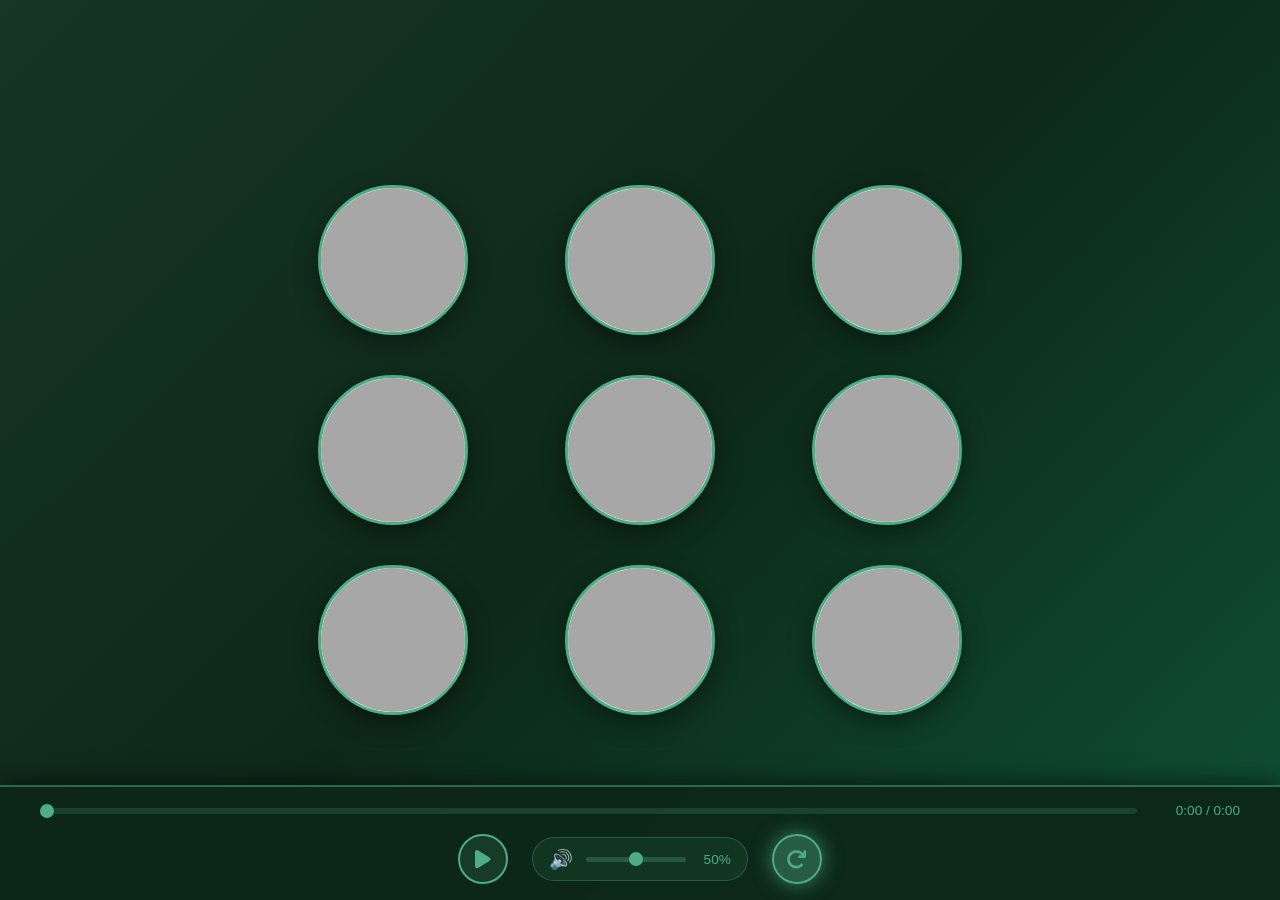
<file: index.html>
<!DOCTYPE html>
<html lang="en">
<head>
    <meta charset="UTF-8">
    <meta name="viewport" content="width=device-width, initial-scale=1.0">
    <title>CalmMe - Meditation Guide</title>
    <link rel="stylesheet" href="styles.css">
    <!-- Font Awesome for Icons -->
    <link rel="stylesheet" href="https://cdnjs.cloudflare.com/ajax/libs/font-awesome/6.4.0/css/all.min.css">
</head>
<body>
    <!-- Jungle Rainforest Background -->
    <div class="background"></div>

    <!-- Main Content -->
    <main class="main-content">
        <div class="meditation-grid">
            <!-- Card 1: Mindfulness -->
            <div class="meditation-card">
                <button class="circular-btn" style="background-image: url('https://images.unsplash.com/photo-1506126613408-eca07ce68773?w=400&fit=crop');">
                    <span class="card-label">Mindfulness</span>
                </button>
            </div>

            <!-- Card 2: Breathing -->
            <div class="meditation-card">
                <button class="circular-btn" style="background-image: url('https://images.unsplash.com/photo-1506126613408-eca07ce68773?w=400&fit=crop');">
                    <span class="card-label">Breathing</span>
                </button>
            </div>

            <!-- Card 3: Relaxation -->
            <div class="meditation-card">
                <button class="circular-btn" style="background-image: url('https://images.unsplash.com/photo-1551431009-381d36ac3a14?w=400&fit=crop');">
                    <span class="card-label">Relaxation</span>
                </button>
            </div>

            <!-- Card 4: Sleep -->
            <div class="meditation-card">
                <button class="circular-btn" style="background-image: url('https://images.unsplash.com/photo-1495019687602-3b29c1269f5f?w=400&fit=crop');">
                    <span class="card-label">Sleep</span>
                </button>
            </div>

            <!-- Card 5: Focus -->
            <div class="meditation-card">
                <button class="circular-btn" style="background-image: url('https://images.unsplash.com/photo-1518894917744-24629b814dae?w=400&fit=crop');">
                    <span class="card-label">Focus</span>
                </button>
            </div>

            <!-- Card 6: Gratitude -->
            <div class="meditation-card">
                <button class="circular-btn" style="background-image: url('https://images.unsplash.com/photo-1494759807633-55876021852c?w=400&fit=crop');">
                    <span class="card-label">Gratitude</span>
                </button>
            </div>

            <!-- Card 7: Energy -->
            <div class="meditation-card">
                <button class="circular-btn" style="background-image: url('https://images.unsplash.com/photo-1506126613408-eca07ce68773?w=400&fit=crop');">
                    <span class="card-label">Energy</span>
                </button>
            </div>

            <!-- Card 8: Healing -->
            <div class="meditation-card">
                <button class="circular-btn" style="background-image: url('https://images.unsplash.com/photo-1551431009-381d36ac3a14?w=400&fit=crop');">
                    <span class="card-label">Healing</span>
                </button>
            </div>

            <!-- Card 9: Anxiety -->
            <div class="meditation-card">
                <button class="circular-btn" style="background-image: url('https://images.unsplash.com/photo-1495019687602-3b29c1269f5f?w=400&fit=crop');">
                    <span class="card-label">Anxiety</span>
                </button>
            </div>
        </div>
    </main>

    <!-- Audio Player - Bottom -->
    <footer class="audio-player">
        <div class="player-container">
            <!-- Progress Bar -->
            <div class="progress-container">
                <input type="range" id="progressSlider" class="progress-slider" min="0" max="100" value="0">
                <span id="timeDisplay" class="time-display">0:00 / 0:00</span>
            </div>

            <!-- Player Controls -->
            <div class="player-controls">
                <!-- Play/Pause Button -->
                <button class="control-btn" id="playPauseBtn" title="Play/Pause">
                    <i class="fas fa-play"></i>
                </button>

                <!-- Volume Control -->
                <div class="volume-control">
                    <span class="volume-icon">🔊</span>
                    <input type="range" id="volumeSlider" class="volume-slider" min="0" max="100" value="50">
                    <span id="volumePercentage" class="volume-percentage">50%</span>
                </div>

                <!-- Loop Button -->
                <button class="control-btn" id="loopBtn" title="Loop">
                    <i class="fas fa-redo"></i>
                </button>
            </div>
        </div>
    </footer>

    <!-- Audio Element -->
    <audio id="rainAudio" loop>
        <source src="https://cdn.pixabay.com/download/audio/2022/03/15/audio_d5d5d0cef.mp3" type="audio/mpeg">
        Your browser does not support the audio element.
    </audio>

    <!-- Script -->
    <script src="script.js"></script>
</body>
</html>
</file>
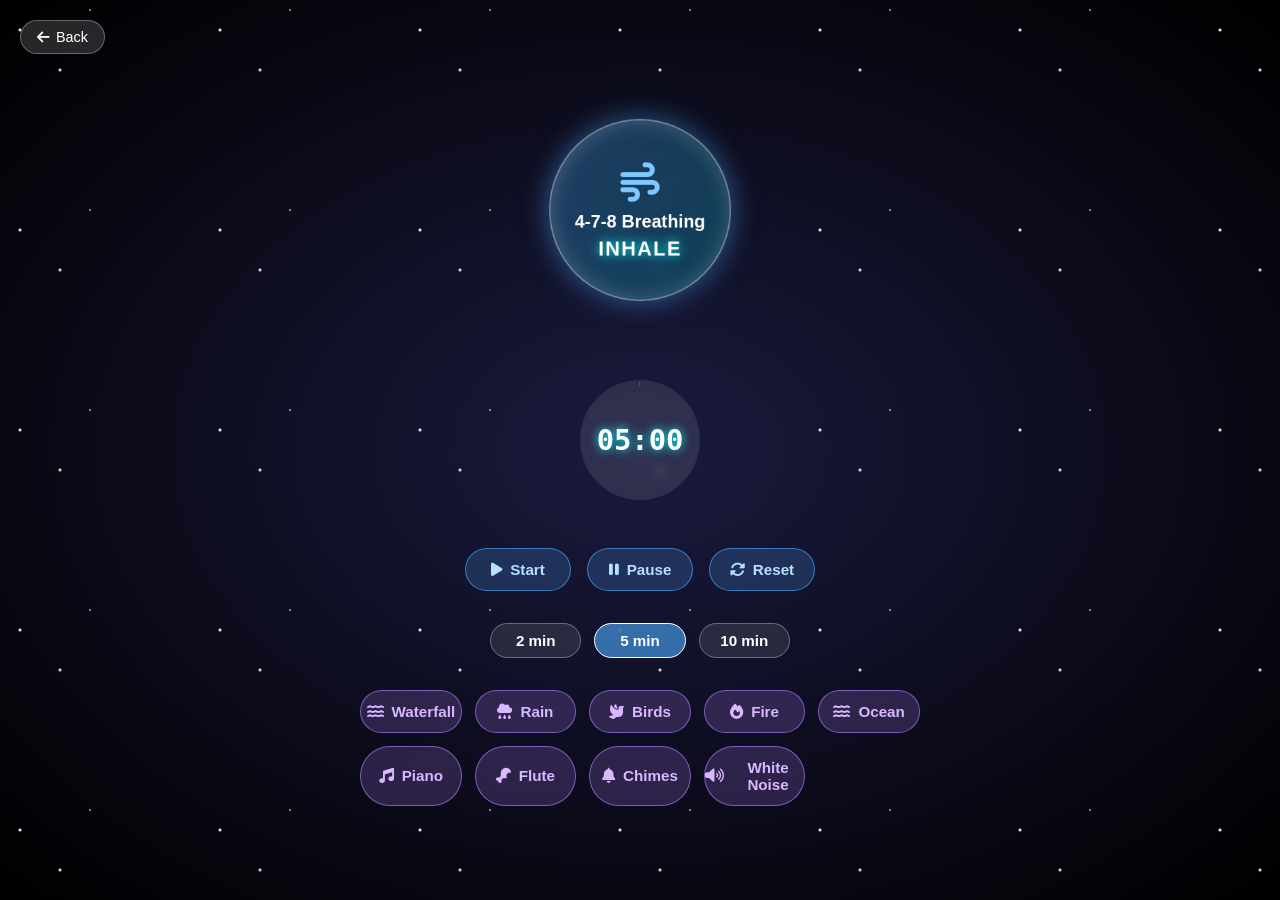
<file: breathing-v2.html>
<!DOCTYPE html>
<html lang="en">
<head>
    <meta charset="UTF-8">
    <meta name="viewport" content="width=device-width, initial-scale=1.0, user-scalable=no">
    <title>CalmMe - 4-7-8 Breathing</title>
    <link rel="stylesheet" href="https://cdnjs.cloudflare.com/ajax/libs/font-awesome/6.4.0/css/all.min.css">
    <style>
        * {
            margin: 0;
            padding: 0;
            box-sizing: border-box;
        }

        body {
            font-family: 'Segoe UI', Tahoma, Geneva, Verdana, sans-serif;
            height: 100vh;
            color: white;
            background: radial-gradient(ellipse at center, #1a1a3f 0%, #0d0d1f 50%, #000000 100%);
            overflow-x: hidden;
            overflow-y: auto;
        }

        /* Star animation */
        .stars {
            position: fixed;
            top: 0;
            left: 0;
            width: 100%;
            height: 100%;
            pointer-events: none;
            z-index: -1;
        }
        .stars::before, .stars::after {
            content: '';
            position: absolute;
            width: 100%;
            height: 100%;
            background-image: radial-gradient(2px 2px at 20px 30px, #fff, rgba(0,0,0,0)),
                              radial-gradient(2px 2px at 60px 70px, #eee, rgba(0,0,0,0)),
                              radial-gradient(1px 1px at 90px 10px, #fff, rgba(0,0,0,0));
            background-repeat: repeat;
            background-size: 200px 200px;
            animation: twinkle 5s infinite;
        }
        @keyframes twinkle { 0%,100%{ opacity:0.3; } 50%{ opacity:1; } }

        .container {
            max-width: 600px;
            margin: 0 auto;
            padding: 80px 20px 40px;
            display: flex;
            flex-direction: column;
            align-items: center;
            gap: 1.5rem;
        }

        /* Back button */
        .back-btn {
            position: fixed;
            top: 20px;
            left: 20px;
            background: rgba(255,255,255,0.15);
            backdrop-filter: blur(10px);
            border: 1px solid rgba(255,255,255,0.3);
            color: white;
            padding: 8px 16px;
            border-radius: 40px;
            font-size: 0.9rem;
            text-decoration: none;
            display: inline-flex;
            align-items: center;
            gap: 6px;
            z-index: 100;
            transition: 0.2s;
        }
        .back-btn:hover { background: rgba(255,255,255,0.3); }

        /* Breathing Sphere - glassmorphism + glow */
        .sphere {
            width: 260px;
            height: 260px;
            border-radius: 50%;
            background: linear-gradient(135deg, rgba(79,172,254,0.3), rgba(0,242,254,0.2));
            backdrop-filter: blur(12px);
            border: 2px solid rgba(255,255,255,0.4);
            box-shadow: 0 0 40px rgba(79,172,254,0.5), inset 0 0 30px rgba(255,255,255,0.2);
            display: flex;
            flex-direction: column;
            align-items: center;
            justify-content: center;
            text-align: center;
            transition: transform 0.05s linear;
            transform: scale(1);
            will-change: transform;
        }
        .sphere.active-glow {
            box-shadow: 0 0 60px rgba(79,172,254,0.8), 0 0 100px rgba(79,172,254,0.4), inset 0 0 30px rgba(255,255,255,0.3);
        }
        .sphere-icon { font-size: 3.5rem; margin-bottom: 0.5rem; color: #7ec8ff; }
        .sphere-name { font-size: 1.6rem; font-weight: bold; margin-bottom: 0.5rem; }
        .phase-text { font-size: 1.8rem; font-weight: bold; text-transform: uppercase; letter-spacing: 2px; text-shadow: 0 0 15px cyan; }

        /* Circular Progress Timer */
        .timer-container {
            position: relative;
            width: 120px;
            height: 120px;
            margin: 1rem 0;
        }
        .circular-progress {
            width: 120px;
            height: 120px;
            border-radius: 50%;
            background: rgba(255,255,255,0.1);
            backdrop-filter: blur(5px);
            display: flex;
            align-items: center;
            justify-content: center;
            position: relative;
        }
        .circular-progress svg {
            position: absolute;
            top: 0;
            left: 0;
            transform: rotate(-90deg);
        }
        .circular-progress circle {
            fill: none;
            stroke: #4facfe;
            stroke-width: 4;
            stroke-dasharray: 351; /* 2*pi*56 ≈ 351.8 */
            stroke-dashoffset: 351;
            transition: stroke-dashoffset 0.1s linear;
        }
        .timer-text {
            font-size: 1.8rem;
            font-family: monospace;
            font-weight: bold;
            color: white;
            text-shadow: 0 0 10px cyan;
        }

        /* Professional Controls Grid */
        .controls-grid {
            display: grid;
            grid-template-columns: repeat(3, 1fr);
            gap: 1rem;
            width: 100%;
            max-width: 350px;
            margin: 0.5rem 0;
        }
        .duration-grid {
            display: grid;
            grid-template-columns: repeat(3, 1fr);
            gap: 0.8rem;
            width: 100%;
            max-width: 300px;
        }
        .sound-grid {
            display: grid;
            grid-template-columns: repeat(auto-fit, minmax(100px, 1fr));
            gap: 0.8rem;
            width: 100%;
            margin-top: 0.5rem;
        }

        /* Button Styles */
        .btn {
            padding: 12px 0;
            border-radius: 60px;
            font-weight: 600;
            font-size: 0.95rem;
            cursor: pointer;
            transition: all 0.2s ease;
            border: none;
            backdrop-filter: blur(8px);
            display: flex;
            align-items: center;
            justify-content: center;
            gap: 8px;
        }
        .btn-primary {
            background: rgba(79,172,254,0.2);
            border: 1px solid rgba(79,172,254,0.6);
            color: #b8e1ff;
        }
        .btn-primary:hover { background: rgba(79,172,254,0.4); transform: scale(1.02); }
        .btn-primary:active { transform: scale(0.98); }
        .btn-primary.active {
            background: rgba(79,172,254,0.7);
            border-color: white;
            color: white;
            box-shadow: 0 0 15px cyan;
        }

        /* Sound buttons - distinct purple theme */
        .btn-sound {
            background: rgba(180, 130, 255, 0.2);
            border: 1px solid rgba(180, 130, 255, 0.6);
            color: #d9b8ff;
        }
        .btn-sound:hover { background: rgba(180, 130, 255, 0.4); transform: scale(1.02); }
        .btn-sound.active {
            background: rgba(180, 130, 255, 0.7);
            border-color: white;
            color: white;
            box-shadow: 0 0 15px #b482ff;
        }

        .duration-btn {
            background: rgba(255,255,255,0.1);
            border: 1px solid rgba(255,255,255,0.3);
            color: white;
            padding: 8px 0;
        }
        .duration-btn.active {
            background: rgba(79,172,254,0.6);
            border-color: white;
        }

        @media (max-width: 550px) {
            .sphere { width: 200px; height: 200px; }
            .sphere-icon { font-size: 2.5rem; }
            .sphere-name { font-size: 1.2rem; }
            .phase-text { font-size: 1.3rem; }
            .timer-container { width: 100px; height: 100px; }
            .timer-text { font-size: 1.4rem; }
            .btn { font-size: 0.8rem; padding: 8px 0; }
        }
    </style>
</head>
<body>
<div class="stars"></div>
<div class="container">
    <a href="javascript:history.back()" class="back-btn"><i class="fas fa-arrow-left"></i> Back</a>

    <!-- Breathing Sphere -->
    <div class="sphere" id="breathingSphere">
        <div class="sphere-icon"><i class="fas fa-wind"></i></div>
        <div class="sphere-name">4-7-8 Breathing</div>
        <div class="phase-text" id="phaseText">Inhale</div>
    </div>

    <!-- Circular Timer -->
    <div class="timer-container">
        <div class="circular-progress">
            <svg width="120" height="120" viewBox="0 0 120 120">
                <circle cx="60" cy="60" r="56" stroke="rgba(255,255,255,0.2)" stroke-width="4" fill="none"></circle>
                <circle id="progressCircle" cx="60" cy="60" r="56" fill="none" stroke="#4facfe" stroke-width="4" stroke-linecap="round"></circle>
            </svg>
            <span class="timer-text" id="timerText">00:00</span>
        </div>
    </div>

    <!-- Control Buttons -->
    <div class="controls-grid">
        <button class="btn btn-primary" id="startBtn"><i class="fas fa-play"></i> Start</button>
        <button class="btn btn-primary" id="pauseBtn"><i class="fas fa-pause"></i> Pause</button>
        <button class="btn btn-primary" id="resetBtn"><i class="fas fa-sync-alt"></i> Reset</button>
    </div>

    <!-- Duration Selection -->
    <div class="duration-grid">
        <button class="btn duration-btn" data-minutes="2">2 min</button>
        <button class="btn duration-btn active" data-minutes="5">5 min</button>
        <button class="btn duration-btn" data-minutes="10">10 min</button>
    </div>

    <!-- 9 Soothing Sounds (Purple theme) -->
    <div class="sound-grid">
        <button class="btn btn-sound sound-btn" data-sound="waterfall"><i class="fas fa-water"></i> Waterfall</button>
        <button class="btn btn-sound sound-btn" data-sound="rain"><i class="fas fa-cloud-rain"></i> Rain</button>
        <button class="btn btn-sound sound-btn" data-sound="birds"><i class="fas fa-dove"></i> Birds</button>
        <button class="btn btn-sound sound-btn" data-sound="fire"><i class="fas fa-fire"></i> Fire</button>
        <button class="btn btn-sound sound-btn" data-sound="ocean"><i class="fas fa-water"></i> Ocean</button>
        <button class="btn btn-sound sound-btn" data-sound="piano"><i class="fas fa-music"></i> Piano</button>
        <button class="btn btn-sound sound-btn" data-sound="flute"><i class="fas fa-drumstick-bite"></i> Flute</button>
        <button class="btn btn-sound sound-btn" data-sound="chimes"><i class="fas fa-bell"></i> Chimes</button>
        <button class="btn btn-sound sound-btn" data-sound="whitenoise"><i class="fas fa-volume-up"></i> White Noise</button>
    </div>
</div>

<script>
    // 4-7-8 Breathing pattern (in seconds)
    const INHALE = 4;
    const HOLD = 7;
    const EXHALE = 8;
    // Total cycle time = 4+7+8 = 19 seconds

    let currentPhase = 'inhale'; // inhale, hold, exhale
    let phaseRemaining = INHALE;
    let isActive = false;
    let animationFrame = null;
    let lastTimestamp = 0;
    let phaseStartTime = 0;

    let sessionSeconds = 5 * 60; // 5 min default
    let sessionInterval = null;
    let isSessionActive = false;

    // DOM elements
    const sphere = document.getElementById('breathingSphere');
    const phaseText = document.getElementById('phaseText');
    const timerText = document.getElementById('timerText');
    const progressCircle = document.getElementById('progressCircle');
    const startBtn = document.getElementById('startBtn');
    const pauseBtn = document.getElementById('pauseBtn');
    const resetBtn = document.getElementById('resetBtn');
    const durationBtns = document.querySelectorAll('.duration-btn');

    // Circle circumference: 2 * pi * 56 = 351.858
    const circumference = 2 * Math.PI * 56;
    progressCircle.style.strokeDasharray = circumference;

    function updateProgress(phase, remaining) {
        let totalPhaseTime = (phase === 'inhale') ? INHALE : (phase === 'hold') ? HOLD : EXHALE;
        let fraction = (totalPhaseTime - remaining) / totalPhaseTime;
        let dashOffset = circumference * (1 - fraction);
        progressCircle.style.strokeDashoffset = dashOffset;
    }

    function setPhase(newPhase) {
        currentPhase = newPhase;
        if (currentPhase === 'inhale') phaseRemaining = INHALE;
        else if (currentPhase === 'hold') phaseRemaining = HOLD;
        else phaseRemaining = EXHALE;
        phaseText.textContent = currentPhase === 'inhale' ? 'Inhale' : (currentPhase === 'hold' ? 'Hold' : 'Exhale');
        // Reset progress
        updateProgress(currentPhase, phaseRemaining);
    }

    function nextPhase() {
        if (currentPhase === 'inhale') setPhase('hold');
        else if (currentPhase === 'hold') setPhase('exhale');
        else setPhase('inhale');
    }

    function breathingTick(now) {
        if (!isActive) return;
        if (!phaseStartTime) {
            phaseStartTime = now;
            requestAnimationFrame(breathingTick);
            return;
        }
        let elapsed = (now - phaseStartTime) / 1000;
        if (elapsed >= phaseRemaining) {
            // Move to next phase
            nextPhase();
            phaseStartTime = now;
            elapsed = 0;
        }
        // Update remaining time for display
        let remaining = Math.max(0, phaseRemaining - elapsed);
        updateProgress(currentPhase, remaining);
        // Update sphere scale based on phase and progress (smooth)
        let scale;
        let progress = elapsed / phaseRemaining;
        if (currentPhase === 'inhale') {
            scale = 0.7 + (progress * 0.5); // 0.7 -> 1.2
        } else if (currentPhase === 'hold') {
            scale = 1.2; // stay expanded
        } else {
            scale = 1.2 - (progress * 0.5); // 1.2 -> 0.7
        }
        sphere.style.transform = `scale(${scale})`;
        // Add glow effect
        if (isActive) sphere.classList.add('active-glow');
        else sphere.classList.remove('active-glow');
        animationFrame = requestAnimationFrame(breathingTick);
    }

    function startBreathing() {
        if (animationFrame) cancelAnimationFrame(animationFrame);
        isActive = true;
        phaseStartTime = performance.now();
        setPhase('inhale');
        animationFrame = requestAnimationFrame(breathingTick);
    }

    function stopBreathing() {
        isActive = false;
        if (animationFrame) {
            cancelAnimationFrame(animationFrame);
            animationFrame = null;
        }
        sphere.classList.remove('active-glow');
        // Reset sphere scale to min
        sphere.style.transform = 'scale(0.7)';
    }

    // Session timer with mm:ss display
    function updateSessionTimerDisplay() {
        const mins = Math.floor(sessionSeconds / 60);
        const secs = sessionSeconds % 60;
        timerText.textContent = `${mins.toString().padStart(2,'0')}:${secs.toString().padStart(2,'0')}`;
    }

    function sessionTick() {
        if (!isSessionActive) return;
        if (sessionSeconds <= 0) {
            // Session complete
            pauseSession();
            alert('🧘 Session complete! Well done.');
            return;
        }
        sessionSeconds--;
        updateSessionTimerDisplay();
    }

    function startSession() {
        if (isSessionActive) return;
        if (sessionSeconds <= 0) resetSession();
        isSessionActive = true;
        startBreathing();
        sessionInterval = setInterval(sessionTick, 1000);
    }

    function pauseSession() {
        isSessionActive = false;
        stopBreathing();
        if (sessionInterval) {
            clearInterval(sessionInterval);
            sessionInterval = null;
        }
    }

    function resetSession() {
        pauseSession();
        const activeDuration = document.querySelector('.duration-btn.active');
        const mins = parseInt(activeDuration.dataset.minutes);
        sessionSeconds = mins * 60;
        updateSessionTimerDisplay();
        // Reset breathing
        stopBreathing();
        setPhase('inhale');
        sphere.style.transform = 'scale(0.7)';
        updateProgress('inhale', INHALE);
    }

    // Duration buttons
    durationBtns.forEach(btn => {
        btn.addEventListener('click', () => {
            durationBtns.forEach(b => b.classList.remove('active'));
            btn.classList.add('active');
            const mins = parseInt(btn.dataset.minutes);
            sessionSeconds = mins * 60;
            updateSessionTimerDisplay();
            if (!isSessionActive) resetSession();
        });
    });

    startBtn.addEventListener('click', startSession);
    pauseBtn.addEventListener('click', pauseSession);
    resetBtn.addEventListener('click', resetSession);

    // --- Sound effects with distinct purple buttons (9 sounds) ---
    // Reliable free sound URLs (Pixabay CDN). Replace if needed.
    const soundMap = {
        waterfall: 'https://cdn.pixabay.com/download/audio/2022/03/15/audio_waterfall.mp3',
        rain: 'https://cdn.pixabay.com/download/audio/2022/03/15/audio_rain.mp3',
        birds: 'https://cdn.pixabay.com/download/audio/2022/03/15/audio_birds.mp3',
        fire: 'https://cdn.pixabay.com/download/audio/2022/03/15/audio_fire.mp3',
        ocean: 'https://cdn.pixabay.com/download/audio/2022/03/15/audio_ocean_waves.mp3',
        piano: 'https://cdn.pixabay.com/download/audio/2022/03/15/audio_piano.mp3',
        flute: 'https://cdn.pixabay.com/download/audio/2022/03/15/audio_flute.mp3',
        chimes: 'https://cdn.pixabay.com/download/audio/2022/03/15/audio_chimes.mp3',
        whitenoise: 'https://cdn.pixabay.com/download/audio/2022/03/15/audio_white_noise.mp3'
    };

    let activeSounds = {};

    function toggleSound(soundName, button) {
        if (activeSounds[soundName]) {
            activeSounds[soundName].pause();
            activeSounds[soundName].currentTime = 0;
            delete activeSounds[soundName];
            button.classList.remove('active');
        } else {
            const audio = new Audio(soundMap[soundName]);
            audio.loop = true;
            audio.volume = 0.25;
            audio.play().catch(e => console.log('Audio error:', e));
            activeSounds[soundName] = audio;
            button.classList.add('active');
        }
    }

    document.querySelectorAll('.sound-btn').forEach(btn => {
        btn.addEventListener('click', () => {
            const sound = btn.dataset.sound;
            toggleSound(sound, btn);
        });
    });

    // Initialize
    resetSession();
</script>
</body>
</html>
</file>
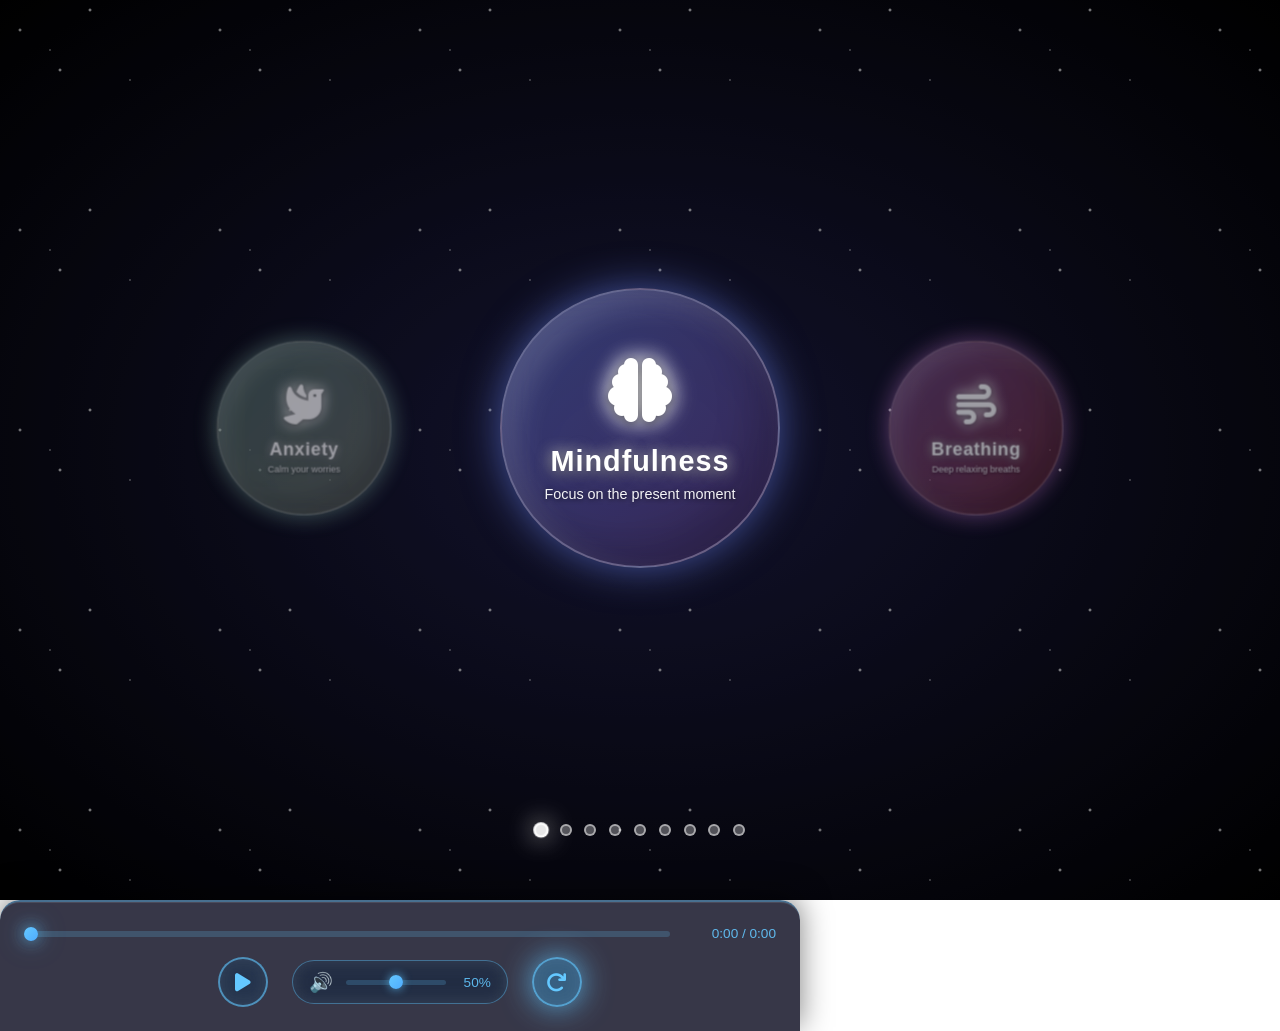
<file: index-v2.html>
<!DOCTYPE html>
<html lang="en">
<head>
    <meta charset="UTF-8">
    <meta name="viewport" content="width=device-width, initial-scale=1.0">
    <title>CalmMe V2 - Meditative Spheres</title>
    <link rel="stylesheet" href="styles-v2.css">
    <link rel="stylesheet" href="https://cdnjs.cloudflare.com/ajax/libs/font-awesome/6.4.0/css/all.min.css">
</head>
<body>
    <!-- Space Background with Stars -->
    <div class="background"></div>

    <!-- Main Container -->
    <div class="container">
        <!-- Sphere Section -->
        <div class="sphere-section">
            <div id="swipeHint" style="display: none;">
                👉 Swipe or use arrow keys 👈
            </div>
            
            <div class="sphere-wrapper">
                <!-- Sphere 1: Mindfulness -->
                <div class="sphere active">
                    <div class="sphere-content">
                        <div class="sphere-icon">
                            <i class="fas fa-brain"></i>
                        </div>
                        <div class="sphere-name">Mindfulness</div>
                        <div class="sphere-description">Focus on the present moment</div>
                    </div>
                </div>

                <!-- Sphere 2: Breathing -->
<div class="sphere" onclick="location.href='breathing-v2.html'">
    <div class="sphere-content">
        <div class="sphere-icon">
            <i class="fas fa-wind"></i>
        </div>
        <div class="sphere-name">Breathing</div>
        <div class="sphere-description">Deep relaxing breaths</div>
    </div>
</div>

                <!-- Sphere 3: Relaxation -->
<div class="sphere" onclick="location.href='meditation-portals.html'">  
    <div class="sphere-content">
                        <div class="sphere-icon">
                            <i class="fas fa-spa"></i>
                        </div>
                        <div class="sphere-name">Relaxation</div>
                        <div class="sphere-description">Ease tension and stress</div>
                    </div>
                </div>

                <!-- Sphere 4: Sleep -->
                <div class="sphere">
                    <div class="sphere-content">
                        <div class="sphere-icon">
                            <i class="fas fa-moon"></i>
                        </div>
                        <div class="sphere-name">Sleep</div>
                        <div class="sphere-description">Drift into peaceful rest</div>
                    </div>
                </div>

                <!-- Sphere 5: Focus -->
                <div class="sphere">
                    <div class="sphere-content">
                        <div class="sphere-icon">
                            <i class="fas fa-crosshairs"></i>
                        </div>
                        <div class="sphere-name">Focus</div>
                        <div class="sphere-description">Enhance concentration</div>
                    </div>
                </div>

                <!-- Sphere 6: Gratitude -->
                <div class="sphere">
                    <div class="sphere-content">
                        <div class="sphere-icon">
                            <i class="fas fa-heart"></i>
                        </div>
                        <div class="sphere-name">Gratitude</div>
                        <div class="sphere-description">Appreciate life's blessings</div>
                    </div>
                </div>

                <!-- Sphere 7: Energy -->
                <div class="sphere">
                    <div class="sphere-content">
                        <div class="sphere-icon">
                            <i class="fas fa-bolt"></i>
                        </div>
                        <div class="sphere-name">Energy</div>
                        <div class="sphere-description">Boost vitality and power</div>
                    </div>
                </div>

                <!-- Sphere 8: Healing -->
                <div class="sphere">
                    <div class="sphere-content">
                        <div class="sphere-icon">
                            <i class="fas fa-hands-praying"></i>
                        </div>
                        <div class="sphere-name">Healing</div>
                        <div class="sphere-description">Restore balance and peace</div>
                    </div>
                </div>

                <!-- Sphere 9: Anxiety -->
                <div class="sphere">
                    <div class="sphere-content">
                        <div class="sphere-icon">
                            <i class="fas fa-dove"></i>
                        </div>
                        <div class="sphere-name">Anxiety</div>
                        <div class="sphere-description">Calm your worries</div>
                    </div>
                </div>
            </div>
        </div>

        <!-- Navigation Dots -->
        <div class="dots-container">
            <div class="dot active" data-index="0"></div>
            <div class="dot" data-index="1"></div>
            <div class="dot" data-index="2"></div>
            <div class="dot" data-index="3"></div>
            <div class="dot" data-index="4"></div>
            <div class="dot" data-index="5"></div>
            <div class="dot" data-index="6"></div>
            <div class="dot" data-index="7"></div>
            <div class="dot" data-index="8"></div>
        </div>
    </div>

    <!-- Audio Player -->
    <footer class="audio-player">
        <div class="player-container">
            <!-- Progress Bar -->
            <div class="progress-container">
                <input type="range" id="progressSlider" class="progress-slider" min="0" max="100" value="0">
                <span id="timeDisplay" class="time-display">0:00 / 0:00</span>
            </div>

            <!-- Player Controls -->
            <div class="player-controls">
                <!-- Play/Pause Button -->
                <button class="control-btn" id="playPauseBtn" title="Play/Pause">
                    <i class="fas fa-play"></i>
                </button>

                <!-- Volume Control -->
                <div class="volume-control">
                    <span class="volume-icon">🔊</span>
                    <input type="range" id="volumeSlider" class="volume-slider" min="0" max="100" value="50">
                    <span id="volumePercentage" class="volume-percentage">50%</span>
                </div>

                <!-- Loop Button -->
                <button class="control-btn" id="loopBtn" title="Loop">
                    <i class="fas fa-redo"></i>
                </button>
            </div>
        </div>
    </footer>

    <!-- Audio Element -->
    <audio id="rainAudio" loop>
        <source src="https://cdn.pixabay.com/download/audio/2022/03/15/audio_d5d5d0cef.mp3" type="audio/mpeg">
        Your browser does not support the audio element.
    </audio>

    <!-- Script -->
    <script src="script-v2.js"></script>
    <script>
        // Navigate to mindfulness portals when clicking on mindfulness sphere
        function goToMindfulness() {
            window.location.href = 'mindfulness-v2.html';
        }
    </script>
</body>
</html>
</file>
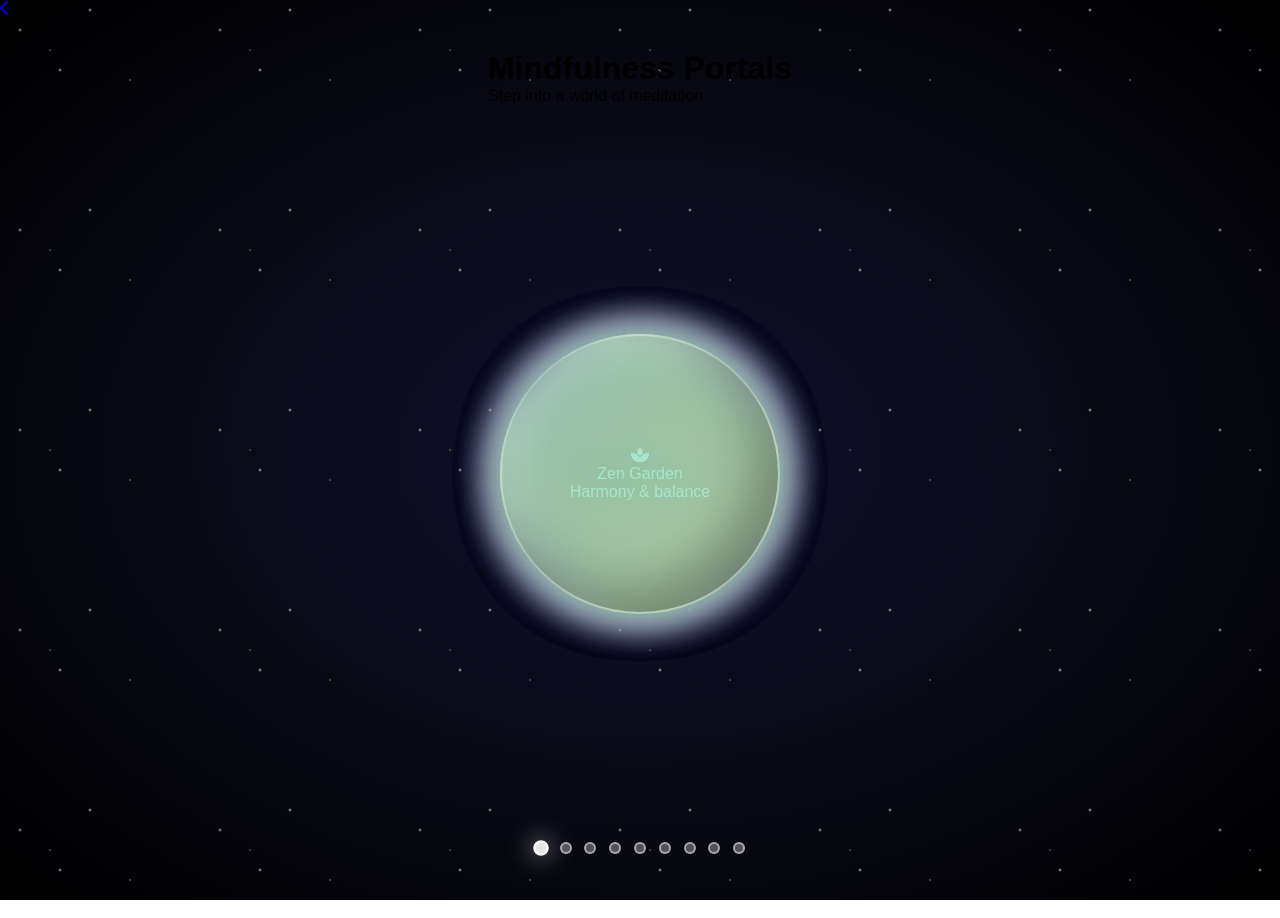
<file: mindfulness-v2.html>
<!DOCTYPE html>
<html lang="en">
<head>
    <meta charset="UTF-8">
    <meta name="viewport" content="width=device-width, initial-scale=1.0">
    <title>CalmMe - Mindfulness Portals</title>
    <link rel="stylesheet" href="styles-v2.css">
    <link rel="stylesheet" href="https://cdnjs.cloudflare.com/ajax/libs/font-awesome/6.4.0/css/all.min.css">
</head>
<body>
    <!-- Space Background with Stars -->
    <div class="background"></div>

    <!-- Back Button -->
    <a href="index-v2.html" class="mindfulness-back-btn" title="Back to Meditations">
        <i class="fas fa-chevron-left"></i>
    </a>

    <!-- Main Container -->
    <div class="container">
        <!-- Header -->
        <div class="mindfulness-header">
            <h1>Mindfulness Portals</h1>
            <p>Step into a world of meditation</p>
        </div>

        <!-- Sphere Section -->
        <div class="sphere-section">
            <div class="sphere-wrapper">
                <!-- Portal 1: Jungle Haven -->
                <div class="sphere portal-sphere active" data-index="0">
                    <div class="portal-container">
                        <div class="portal-image jungle-portal"></div>
                        <div class="portal-ring"></div>
                        <div class="portal-overlay"></div>
                        <div class="portal-content">
                            <div class="portal-icon"><i class="fas fa-leaf"></i></div>
                            <div class="portal-name">Jungle Haven</div>
                            <div class="portal-description">Lush & vibrant</div>
                        </div>
                    </div>
                </div>

                <!-- Portal 2: Seaside Calm -->
                <div class="sphere portal-sphere" data-index="1">
                    <div class="portal-container">
                        <div class="portal-image seaside-portal"></div>
                        <div class="portal-ring"></div>
                        <div class="portal-overlay"></div>
                        <div class="portal-content">
                            <div class="portal-icon"><i class="fas fa-water"></i></div>
                            <div class="portal-name">Seaside Calm</div>
                            <div class="portal-description">Ocean breeze</div>
                        </div>
                    </div>
                </div>

                <!-- Portal 3: Mountain Peak -->
                <div class="sphere portal-sphere" data-index="2">
                    <div class="portal-container">
                        <div class="portal-image mountain-portal"></div>
                        <div class="portal-ring"></div>
                        <div class="portal-overlay"></div>
                        <div class="portal-content">
                            <div class="portal-icon"><i class="fas fa-mountain"></i></div>
                            <div class="portal-name">Mountain Peak</div>
                            <div class="portal-description">High & clear</div>
                        </div>
                    </div>
                </div>

                <!-- Portal 4: Forest Peace -->
                <div class="sphere portal-sphere" data-index="3">
                    <div class="portal-container">
                        <div class="portal-image forest-portal"></div>
                        <div class="portal-ring"></div>
                        <div class="portal-overlay"></div>
                        <div class="portal-content">
                            <div class="portal-icon"><i class="fas fa-tree"></i></div>
                            <div class="portal-name">Forest Peace</div>
                            <div class="portal-description">Ancient trees</div>
                        </div>
                    </div>
                </div>

                <!-- Portal 5: Desert Stillness -->
                <div class="sphere portal-sphere" data-index="4">
                    <div class="portal-container">
                        <div class="portal-image desert-portal"></div>
                        <div class="portal-ring"></div>
                        <div class="portal-overlay"></div>
                        <div class="portal-content">
                            <div class="portal-icon"><i class="fas fa-sun"></i></div>
                            <div class="portal-name">Desert Stillness</div>
                            <div class="portal-description">Golden silence</div>
                        </div>
                    </div>
                </div>

                <!-- Portal 6: Crystal Lake -->
                <div class="sphere portal-sphere" data-index="5">
                    <div class="portal-container">
                        <div class="portal-image lake-portal"></div>
                        <div class="portal-ring"></div>
                        <div class="portal-overlay"></div>
                        <div class="portal-content">
                            <div class="portal-icon"><i class="fas fa-water"></i></div>
                            <div class="portal-name">Crystal Lake</div>
                            <div class="portal-description">Mirror stillness</div>
                        </div>
                    </div>
                </div>

                <!-- Portal 7: Aurora Lights -->
                <div class="sphere portal-sphere" data-index="6">
                    <div class="portal-container">
                        <div class="portal-image aurora-portal"></div>
                        <div class="portal-ring"></div>
                        <div class="portal-overlay"></div>
                        <div class="portal-content">
                            <div class="portal-icon"><i class="fas fa-star"></i></div>
                            <div class="portal-name">Aurora Lights</div>
                            <div class="portal-description">Celestial dance</div>
                        </div>
                    </div>
                </div>

                <!-- Portal 8: Waterfall Retreat -->
                <div class="sphere portal-sphere" data-index="7">
                    <div class="portal-container">
                        <div class="portal-image waterfall-portal"></div>
                        <div class="portal-ring"></div>
                        <div class="portal-overlay"></div>
                        <div class="portal-content">
                            <div class="portal-icon"><i class="fas fa-water"></i></div>
                            <div class="portal-name">Waterfall Retreat</div>
                            <div class="portal-description">Flowing waters</div>
                        </div>
                    </div>
                </div>

                <!-- Portal 9: Zen Garden -->
                <div class="sphere portal-sphere" data-index="8">
                    <div class="portal-container">
                        <div class="portal-image zengardens-portal"></div>
                        <div class="portal-ring"></div>
                        <div class="portal-overlay"></div>
                        <div class="portal-content">
                            <div class="portal-icon"><i class="fas fa-spa"></i></div>
                            <div class="portal-name">Zen Garden</div>
                            <div class="portal-description">Harmony & balance</div>
                        </div>
                    </div>
                </div>
            </div>
        </div>

        <!-- Navigation Dots -->
        <div class="dots-container">
            <span class="dot active" data-index="0"></span>
            <span class="dot" data-index="1"></span>
            <span class="dot" data-index="2"></span>
            <span class="dot" data-index="3"></span>
            <span class="dot" data-index="4"></span>
            <span class="dot" data-index="5"></span>
            <span class="dot" data-index="6"></span>
            <span class="dot" data-index="7"></span>
            <span class="dot" data-index="8"></span>
        </div>
    </div>

    <!-- Audio Element -->
    <audio id="portalAudio" preload="auto"></audio>

    <!-- Script -->
    <script src="mindfulness-script-v2.js" defer></script>
</body>
</html>
</file>
<file: styles.css>
* {
    margin: 0;
    padding: 0;
    box-sizing: border-box;
}

body {
    font-family: 'Segoe UI', Tahoma, Geneva, Verdana, sans-serif;
    overflow-x: hidden;
    min-height: 100vh;
    display: flex;
    flex-direction: column;
}

/* Jungle Rainforest Animated Background */
.background {
    position: fixed;
    top: 0;
    left: 0;
    width: 100%;
    height: 100%;
    background: url('https://media.giphy.com/media/l0HlTy9x8FZo0XO1i/giphy.gif') center/cover,
                linear-gradient(135deg, #1a3a2a 0%, #0d2818 50%, #0f5f3f 100%);
    background-attachment: fixed;
    z-index: -2;
    animation: rainAnimation 15s ease-in-out infinite;
}

@keyframes rainAnimation {
    0%, 100% {
        filter: brightness(0.9);
    }
    50% {
        filter: brightness(1);
    }
}

/* Overlay for better readability */
.background::after {
    content: '';
    position: fixed;
    top: 0;
    left: 0;
    width: 100%;
    height: 100%;
    background: rgba(13, 40, 24, 0.25);
    z-index: -1;
}

/* Main Content */
.main-content {
    position: relative;
    z-index: 10;
    padding: 3rem 1.5rem;
    flex: 1;
    display: flex;
    align-items: center;
    justify-content: center;
    min-height: calc(100vh - 180px);
}

/* 3x3 Grid */
.meditation-grid {
    display: grid;
    grid-template-columns: repeat(3, 1fr);
    gap: 2.5rem;
    max-width: 700px;
    width: 100%;
}

/* Meditation Card */
.meditation-card {
    display: flex;
    justify-content: center;
    align-items: center;
}

.circular-btn {
    width: 150px;
    height: 150px;
    border-radius: 50%;
    border: 3px solid #4fac87;
    background-size: cover;
    background-position: center;
    cursor: pointer;
    position: relative;
    overflow: hidden;
    transition: all 0.3s ease;
    box-shadow: 0 8px 25px rgba(0, 0, 0, 0.4);
    display: flex;
    align-items: center;
    justify-content: center;
    flex-direction: column;
}

/* Overlay effect */
.circular-btn::before {
    content: '';
    position: absolute;
    top: 0;
    left: 0;
    width: 100%;
    height: 100%;
    background: rgba(0, 0, 0, 0.3);
    border-radius: 50%;
    transition: all 0.3s ease;
    z-index: 1;
}

.circular-btn:hover::before {
    background: rgba(79, 172, 135, 0.5);
}

.circular-btn:hover {
    transform: scale(1.15) translateY(-10px);
    box-shadow: 0 12px 40px rgba(79, 172, 135, 0.6);
    border-color: #5fbc97;
}

.circular-btn:active {
    transform: scale(1.05) translateY(-5px);
}

.card-label {
    position: relative;
    z-index: 2;
    color: white;
    font-size: 1rem;
    font-weight: 600;
    text-align: center;
    text-shadow: 0 2px 8px rgba(0, 0, 0, 0.5);
    opacity: 0;
    transition: opacity 0.3s ease;
}

.circular-btn:hover .card-label {
    opacity: 1;
}

/* Audio Player - Bottom */
.audio-player {
    position: fixed;
    bottom: 0;
    left: 0;
    right: 0;
    background: rgba(13, 40, 24, 0.95);
    backdrop-filter: blur(10px);
    border-top: 2px solid rgba(79, 172, 135, 0.5);
    box-shadow: 0 -4px 20px rgba(0, 0, 0, 0.5);
    z-index: 100;
    padding: 1rem 1.5rem;
}

.player-container {
    max-width: 1200px;
    margin: 0 auto;
}

/* Progress Bar */
.progress-container {
    display: flex;
    align-items: center;
    gap: 0.8rem;
    margin-bottom: 1rem;
    width: 100%;
}

.progress-slider {
    flex: 1;
    height: 6px;
    border-radius: 3px;
    background: rgba(79, 172, 135, 0.2);
    outline: none;
    -webkit-appearance: none;
    appearance: none;
    cursor: pointer;
    position: relative;
}

.progress-slider::-webkit-slider-thumb {
    -webkit-appearance: none;
    appearance: none;
    width: 14px;
    height: 14px;
    border-radius: 50%;
    background: #4fac87;
    cursor: pointer;
    transition: all 0.2s ease;
}

.progress-slider::-webkit-slider-thumb:hover {
    background: #5fbc97;
    transform: scale(1.3);
    box-shadow: 0 0 10px rgba(79, 172, 135, 0.6);
}

.progress-slider::-moz-range-thumb {
    width: 14px;
    height: 14px;
    border-radius: 50%;
    background: #4fac87;
    cursor: pointer;
    border: none;
    transition: all 0.2s ease;
}

.progress-slider::-moz-range-thumb:hover {
    background: #5fbc97;
    transform: scale(1.3);
    box-shadow: 0 0 10px rgba(79, 172, 135, 0.6);
}

.time-display {
    color: #4fac87;
    font-size: 0.85rem;
    min-width: 90px;
    text-align: right;
    font-weight: 500;
}

/* Player Controls */
.player-controls {
    display: flex;
    align-items: center;
    gap: 1.5rem;
    justify-content: center;
    flex-wrap: wrap;
}

.control-btn {
    width: 50px;
    height: 50px;
    border-radius: 50%;
    border: 2px solid #4fac87;
    background: rgba(79, 172, 135, 0.15);
    color: #4fac87;
    font-size: 1.3rem;
    cursor: pointer;
    transition: all 0.3s ease;
    display: flex;
    align-items: center;
    justify-content: center;
}

.control-btn:hover {
    background: rgba(79, 172, 135, 0.3);
    transform: scale(1.1);
    box-shadow: 0 0 15px rgba(79, 172, 135, 0.5);
}

.control-btn:active {
    transform: scale(0.95);
}

.control-btn.active {
    background: rgba(79, 172, 135, 0.4);
    box-shadow: 0 0 20px rgba(79, 172, 135, 0.7);
}

/* Volume Control */
.volume-control {
    display: flex;
    align-items: center;
    gap: 0.8rem;
    background: rgba(79, 172, 135, 0.1);
    padding: 0.6rem 1rem;
    border-radius: 25px;
    border: 1px solid rgba(79, 172, 135, 0.3);
}

.volume-icon {
    font-size: 1.2rem;
    color: #4fac87;
}

.volume-slider {
    width: 100px;
    height: 5px;
    border-radius: 3px;
    background: rgba(79, 172, 135, 0.3);
    outline: none;
    -webkit-appearance: none;
    appearance: none;
}

.volume-slider::-webkit-slider-thumb {
    -webkit-appearance: none;
    appearance: none;
    width: 14px;
    height: 14px;
    border-radius: 50%;
    background: #4fac87;
    cursor: pointer;
    transition: all 0.2s ease;
}

.volume-slider::-webkit-slider-thumb:hover {
    transform: scale(1.2);
    box-shadow: 0 0 10px rgba(79, 172, 135, 0.6);
}

.volume-slider::-moz-range-thumb {
    width: 14px;
    height: 14px;
    border-radius: 50%;
    background: #4fac87;
    cursor: pointer;
    border: none;
    transition: all 0.2s ease;
}

.volume-percentage {
    color: #4fac87;
    font-size: 0.85rem;
    min-width: 32px;
    text-align: right;
    font-weight: 500;
}

/* Responsive Design */
@media (max-width: 768px) {
    .meditation-grid {
        grid-template-columns: repeat(3, 1fr);
        gap: 1.5rem;
        max-width: 500px;
    }

    .circular-btn {
        width: 120px;
        height: 120px;
    }

    .card-label {
        font-size: 0.85rem;
    }

    .main-content {
        padding: 2rem 1rem;
        min-height: calc(100vh - 200px);
    }

    .audio-player {
        padding: 0.8rem 1rem;
    }

    .player-controls {
        gap: 1rem;
    }

    .control-btn {
        width: 45px;
        height: 45px;
        font-size: 1.1rem;
    }

    .volume-slider {
        width: 80px;
    }

    .progress-container {
        margin-bottom: 0.8rem;
        gap: 0.5rem;
    }

    .time-display {
        font-size: 0.75rem;
        min-width: 75px;
    }
}

@media (max-width: 480px) {
    .meditation-grid {
        grid-template-columns: repeat(3, 1fr);
        gap: 1rem;
        max-width: 350px;
    }

    .circular-btn {
        width: 90px;
        height: 90px;
    }

    .card-label {
        font-size: 0.7rem;
    }

    .main-content {
        padding: 1.5rem 0.8rem;
        min-height: calc(100vh - 220px);
    }

    .audio-player {
        padding: 0.6rem 0.8rem;
    }

    .player-controls {
        gap: 0.8rem;
    }

    .control-btn {
        width: 40px;
        height: 40px;
        font-size: 1rem;
    }

    .volume-control {
        padding: 0.5rem 0.8rem;
    }

    .volume-slider {
        width: 60px;
    }

    .volume-percentage {
        font-size: 0.75rem;
        min-width: 28px;
    }

    .time-display {
        font-size: 0.7rem;
        min-width: 65px;
    }

    .progress-container {
        margin-bottom: 0.6rem;
        gap: 0.4rem;
    }
}

/* Scrollbar Styling */
::-webkit-scrollbar {
    width: 10px;
}

::-webkit-scrollbar-track {
    background: rgba(13, 40, 24, 0.5);
}

::-webkit-scrollbar-thumb {
    background: #4fac87;
    border-radius: 5px;
}

::-webkit-scrollbar-thumb:hover {
    background: #5fbc97;
}
</file>
<file: styles-v2.css>
* {
    margin: 0;
    padding: 0;
    box-sizing: border-box;
}

body {
    font-family: 'Segoe UI', Tahoma, Geneva, Verdana, sans-serif;
    overflow: hidden;
    height: 100vh;
}

/* Animated Space Background with Stars */
.background {
    position: fixed;
    top: 0;
    left: 0;
    width: 100%;
    height: 100%;
    background: radial-gradient(ellipse at center, #1a1a3f 0%, #0d0d1f 50%, #000000 100%);
    z-index: -2;
}

/* Animated stars */
.background::before {
    content: '';
    position: absolute;
    width: 100%;
    height: 100%;
    background-image: 
        radial-gradient(2px 2px at 20px 30px, #eee, rgba(0,0,0,0)),
        radial-gradient(2px 2px at 60px 70px, #fff, rgba(0,0,0,0)),
        radial-gradient(1px 1px at 50px 50px, #fff, rgba(0,0,0,0)),
        radial-gradient(1px 1px at 130px 80px, #fff, rgba(0,0,0,0)),
        radial-gradient(2px 2px at 90px 10px, #fff, rgba(0,0,0,0));
    background-repeat: repeat;
    background-size: 200px 200px;
    animation: twinkle 5s ease-in-out infinite;
    z-index: -1;
}

@keyframes twinkle {
    0%, 100% { opacity: 0.3; }
    50% { opacity: 1; }
}

/* Overlay */
.background::after {
    content: '';
    position: absolute;
    width: 100%;
    height: 100%;
    background: rgba(0, 0, 0, 0.3);
    z-index: -1;
}

/* Main Container */
.container {
    display: flex;
    flex-direction: column;
    align-items: center;
    justify-content: center;
    height: 100vh;
    padding: 2rem;
}

/* Sphere Container */
.sphere-section {
    flex: 1;
    display: flex;
    align-items: center;
    justify-content: center;
    width: 100%;
    position: relative;
    overflow: hidden;
    perspective: 1200px;
}

.sphere-wrapper {
    position: relative;
    width: 100%;
    max-width: 1200px;
    height: 400px;
    cursor: grab;
    transition: opacity 0.3s ease;
    transform-style: preserve-3d;
    display: flex;
    align-items: center;
    justify-content: center;
}

.sphere-wrapper:active {
    cursor: grabbing;
}

/* Individual Spheres */
.sphere {
    position: absolute;
    width: 280px;
    height: 280px;
    border-radius: 50%;
    display: flex;
    flex-direction: column;
    align-items: center;
    justify-content: center;
    text-align: center;
    transition: all 0.8s cubic-bezier(0.34, 1.56, 0.64, 1);
    backdrop-filter: blur(20px);
    border: 2px solid rgba(255, 255, 255, 0.25);
    animation: float 3s ease-in-out infinite;
    transform-style: preserve-3d;
}

@keyframes float {
    0%, 100% { transform: translateY(0px); }
    50% { transform: translateY(-20px); }
}

.sphere.active {
    animation: glowActive 2s ease-in-out infinite;
}

@keyframes glowActive {
    0%, 100% {
        box-shadow: 
            0 0 40px rgba(255, 255, 255, 0.3),
            0 0 80px rgba(255, 255, 255, 0.2),
            inset -20px -20px 40px rgba(0, 0, 0, 0.2),
            inset 15px 15px 30px rgba(255, 255, 255, 0.2),
            0 0 100px currentColor,
            0 0 150px currentColor;
    }
    50% {
        box-shadow: 
            0 0 60px rgba(255, 255, 255, 0.4),
            0 0 100px rgba(255, 255, 255, 0.3),
            inset -20px -20px 40px rgba(0, 0, 0, 0.2),
            inset 15px 15px 30px rgba(255, 255, 255, 0.25),
            0 0 150px currentColor,
            0 0 200px currentColor;
    }
}

/* Sphere Content */
.sphere-content {
    z-index: 101;
    color: white;
    position: relative;
    pointer-events: none;
}

.sphere-icon {
    font-size: 4rem;
    margin-bottom: 1rem;
    text-shadow: 0 2px 10px rgba(0, 0, 0, 0.5), 0 0 20px currentColor;
    animation: float 3s ease-in-out infinite;
    filter: drop-shadow(0 0 10px rgba(255, 255, 255, 0.3));
}

.sphere-name {
    font-size: 1.8rem;
    font-weight: 700;
    margin-bottom: 0.5rem;
    text-shadow: 0 2px 15px rgba(0, 0, 0, 0.7), 0 0 15px currentColor;
    letter-spacing: 1px;
}

.sphere-description {
    font-size: 0.9rem;
    opacity: 0.95;
    max-width: 200px;
    text-shadow: 0 1px 5px rgba(0, 0, 0, 0.7);
}

/* Gradient backgrounds for each sphere - Glass Effect */
.sphere:nth-child(1) {
    background: linear-gradient(135deg, rgba(102, 126, 234, 0.4) 0%, rgba(118, 75, 162, 0.4) 100%);
    color: #667eea;
    box-shadow: 
        0 0 40px rgba(102, 126, 234, 0.6),
        inset -20px -20px 40px rgba(0, 0, 0, 0.2),
        inset 15px 15px 30px rgba(255, 255, 255, 0.15);
}

.sphere:nth-child(2) {
    background: linear-gradient(135deg, rgba(240, 147, 251, 0.4) 0%, rgba(245, 87, 108, 0.4) 100%);
    color: #f093fb;
    box-shadow: 
        0 0 40px rgba(240, 147, 251, 0.6),
        inset -20px -20px 40px rgba(0, 0, 0, 0.2),
        inset 15px 15px 30px rgba(255, 255, 255, 0.15);
}

.sphere:nth-child(3) {
    background: linear-gradient(135deg, rgba(79, 172, 254, 0.4) 0%, rgba(0, 242, 254, 0.4) 100%);
    color: #4facfe;
    box-shadow: 
        0 0 40px rgba(79, 172, 254, 0.6),
        inset -20px -20px 40px rgba(0, 0, 0, 0.2),
        inset 15px 15px 30px rgba(255, 255, 255, 0.15);
}

.sphere:nth-child(4) {
    background: linear-gradient(135deg, rgba(46, 46, 95, 0.4) 0%, rgba(26, 26, 63, 0.4) 100%);
    color: #6366f1;
    box-shadow: 
        0 0 40px rgba(99, 102, 241, 0.5),
        inset -20px -20px 40px rgba(0, 0, 0, 0.2),
        inset 15px 15px 30px rgba(255, 255, 255, 0.1);
}

.sphere:nth-child(5) {
    background: linear-gradient(135deg, rgba(250, 112, 154, 0.4) 0%, rgba(254, 225, 64, 0.4) 100%);
    color: #fa709a;
    box-shadow: 
        0 0 40px rgba(250, 112, 154, 0.6),
        inset -20px -20px 40px rgba(0, 0, 0, 0.2),
        inset 15px 15px 30px rgba(255, 255, 255, 0.15);
}

.sphere:nth-child(6) {
    background: linear-gradient(135deg, rgba(168, 237, 234, 0.4) 0%, rgba(253, 214, 227, 0.4) 100%);
    color: #a8edea;
    box-shadow: 
        0 0 40px rgba(168, 237, 234, 0.6),
        inset -20px -20px 40px rgba(0, 0, 0, 0.2),
        inset 15px 15px 30px rgba(255, 255, 255, 0.15);
}

.sphere:nth-child(7) {
    background: linear-gradient(135deg, rgba(255, 154, 86, 0.4) 0%, rgba(255, 106, 136, 0.4) 100%);
    color: #ff9a56;
    box-shadow: 
        0 0 40px rgba(255, 154, 86, 0.6),
        inset -20px -20px 40px rgba(0, 0, 0, 0.2),
        inset 15px 15px 30px rgba(255, 255, 255, 0.15);
}

.sphere:nth-child(8) {
    background: linear-gradient(135deg, rgba(17, 153, 142, 0.4) 0%, rgba(56, 239, 125, 0.4) 100%);
    color: #11998e;
    box-shadow: 
        0 0 40px rgba(17, 153, 142, 0.6),
        inset -20px -20px 40px rgba(0, 0, 0, 0.2),
        inset 15px 15px 30px rgba(255, 255, 255, 0.15);
}

.sphere:nth-child(9) {
    background: linear-gradient(135deg, rgba(168, 230, 207, 0.4) 0%, rgba(220, 237, 193, 0.4) 100%);
    color: #a8e6cf;
    box-shadow: 
        0 0 40px rgba(168, 230, 207, 0.6),
        inset -20px -20px 40px rgba(0, 0, 0, 0.2),
        inset 15px 15px 30px rgba(255, 255, 255, 0.15);
}

/* Navigation Dots */
.dots-container {
    display: flex;
    gap: 0.8rem;
    margin-bottom: 2rem;
    justify-content: center;
    position: relative;
    z-index: 50;
}

.dot {
    width: 12px;
    height: 12px;
    border-radius: 50%;
    background: rgba(255, 255, 255, 0.3);
    border: 2px solid rgba(255, 255, 255, 0.5);
    cursor: pointer;
    transition: all 0.3s ease;
}

.dot.active {
    background: rgba(255, 255, 255, 0.9);
    border-color: rgba(255, 255, 255, 0.9);
    transform: scale(1.3);
    box-shadow: 0 0 20px rgba(255, 255, 255, 0.8);
}

.dot:hover {
    background: rgba(255, 255, 255, 0.6);
    transform: scale(1.2);
}

/* Swipe Hint */
#swipeHint {
    position: absolute;
    top: 50%;
    left: 50%;
    transform: translate(-50%, -50%);
    color: rgba(255, 255, 255, 0.6);
    font-size: 0.9rem;
    text-align: center;
    pointer-events: none;
    animation: fadeInOut 3s ease-in-out;
    z-index: 100;
}

@keyframes fadeInOut {
    0%, 100% { opacity: 0; }
    50% { opacity: 1; }
}

/* Audio Player - Bottom */
.audio-player {
    width: 100%;
    max-width: 800px;
    background: rgba(20, 20, 40, 0.85);
    backdrop-filter: blur(20px);
    border-top: 2px solid rgba(100, 200, 255, 0.4);
    border-radius: 20px 20px 0 0;
    padding: 1.5rem;
    box-shadow: 0 -4px 30px rgba(0, 0, 0, 0.5), inset 0 1px 0 rgba(255, 255, 255, 0.1);
    position: relative;
    z-index: 50;
}

.player-container {
    display: flex;
    flex-direction: column;
    gap: 1rem;
}

/* Progress Bar */
.progress-container {
    display: flex;
    align-items: center;
    gap: 1rem;
}

.progress-slider {
    flex: 1;
    height: 6px;
    border-radius: 3px;
    background: rgba(100, 200, 255, 0.2);
    outline: none;
    -webkit-appearance: none;
    appearance: none;
    cursor: pointer;
}

.progress-slider::-webkit-slider-thumb {
    -webkit-appearance: none;
    appearance: none;
    width: 14px;
    height: 14px;
    border-radius: 50%;
    background: linear-gradient(135deg, #64c8ff, #4facfe);
    cursor: pointer;
    transition: all 0.2s ease;
    box-shadow: 0 0 15px rgba(100, 200, 255, 0.8), 0 0 30px rgba(100, 200, 255, 0.4);
}

.progress-slider::-webkit-slider-thumb:hover {
    transform: scale(1.3);
    box-shadow: 0 0 20px rgba(100, 200, 255, 0.9), 0 0 40px rgba(100, 200, 255, 0.6);
}

.progress-slider::-moz-range-thumb {
    width: 14px;
    height: 14px;
    border-radius: 50%;
    background: linear-gradient(135deg, #64c8ff, #4facfe);
    cursor: pointer;
    border: none;
    transition: all 0.2s ease;
    box-shadow: 0 0 15px rgba(100, 200, 255, 0.8), 0 0 30px rgba(100, 200, 255, 0.4);
}

.time-display {
    color: rgba(100, 200, 255, 0.9);
    font-size: 0.85rem;
    min-width: 90px;
    text-align: right;
    font-weight: 500;
}

/* Player Controls */
.player-controls {
    display: flex;
    align-items: center;
    gap: 1.5rem;
    justify-content: center;
    flex-wrap: wrap;
}

.control-btn {
    width: 50px;
    height: 50px;
    border-radius: 50%;
    border: 2px solid rgba(100, 200, 255, 0.6);
    background: rgba(100, 200, 255, 0.15);
    color: #64c8ff;
    font-size: 1.3rem;
    cursor: pointer;
    transition: all 0.3s ease;
    display: flex;
    align-items: center;
    justify-content: center;
    backdrop-filter: blur(10px);
}

.control-btn:hover {
    background: rgba(100, 200, 255, 0.3);
    transform: scale(1.1);
    box-shadow: 0 0 20px rgba(100, 200, 255, 0.7);
}

.control-btn.active {
    background: rgba(100, 200, 255, 0.4);
    box-shadow: 0 0 30px rgba(100, 200, 255, 0.8);
}

/* Volume Control */
.volume-control {
    display: flex;
    align-items: center;
    gap: 0.8rem;
    background: rgba(100, 200, 255, 0.1);
    padding: 0.6rem 1rem;
    border-radius: 25px;
    border: 1px solid rgba(100, 200, 255, 0.4);
    backdrop-filter: blur(10px);
}

.volume-icon {
    font-size: 1.2rem;
}

.volume-slider {
    width: 100px;
    height: 5px;
    border-radius: 3px;
    background: rgba(100, 200, 255, 0.2);
    outline: none;
    -webkit-appearance: none;
    appearance: none;
}

.volume-slider::-webkit-slider-thumb {
    -webkit-appearance: none;
    appearance: none;
    width: 14px;
    height: 14px;
    border-radius: 50%;
    background: linear-gradient(135deg, #64c8ff, #4facfe);
    cursor: pointer;
    transition: all 0.2s ease;
    box-shadow: 0 0 10px rgba(100, 200, 255, 0.8);
}

.volume-slider::-webkit-slider-thumb:hover {
    transform: scale(1.2);
    box-shadow: 0 0 15px rgba(100, 200, 255, 0.9);
}

.volume-percentage {
    color: rgba(100, 200, 255, 0.9);
    font-size: 0.85rem;
    min-width: 32px;
    text-align: right;
    font-weight: 500;
}

/* Responsive Design */
@media (max-width: 768px) {
    .sphere-wrapper {
        height: 350px;
    }

    .sphere {
        width: 220px;
        height: 220px;
    }

    .sphere-icon {
        font-size: 3rem;
    }

    .sphere-name {
        font-size: 1.3rem;
    }

    .sphere-description {
        font-size: 0.8rem;
    }

    .audio-player {
        padding: 1rem;
    }

    .player-controls {
        gap: 1rem;
    }

    .control-btn {
        width: 45px;
        height: 45px;
        font-size: 1.1rem;
    }

    .volume-slider {
        width: 80px;
    }
}

@media (max-width: 480px) {
    .container {
        padding: 1rem;
    }

    .sphere-wrapper {
        height: 300px;
    }

    .sphere {
        width: 160px;
        height: 160px;
    }

    .sphere-icon {
        font-size: 2.5rem;
        margin-bottom: 0.5rem;
    }

    .sphere-name {
        font-size: 1.1rem;
        margin-bottom: 0.3rem;
    }

    .sphere-description {
        font-size: 0.75rem;
    }

    .dots-container {
        gap: 0.6rem;
        margin-bottom: 1.5rem;
    }

    .dot {
        width: 10px;
        height: 10px;
    }

    .audio-player {
        border-radius: 15px 15px 0 0;
        padding: 0.8rem;
    }

    .progress-container {
        gap: 0.8rem;
    }

    .time-display {
        font-size: 0.75rem;
        min-width: 70px;
    }

    .control-btn {
        width: 40px;
        height: 40px;
        font-size: 1rem;
    }

    .volume-slider {
        width: 60px;
    }

    .volume-percentage {
        font-size: 0.75rem;
    }
}
</file>
